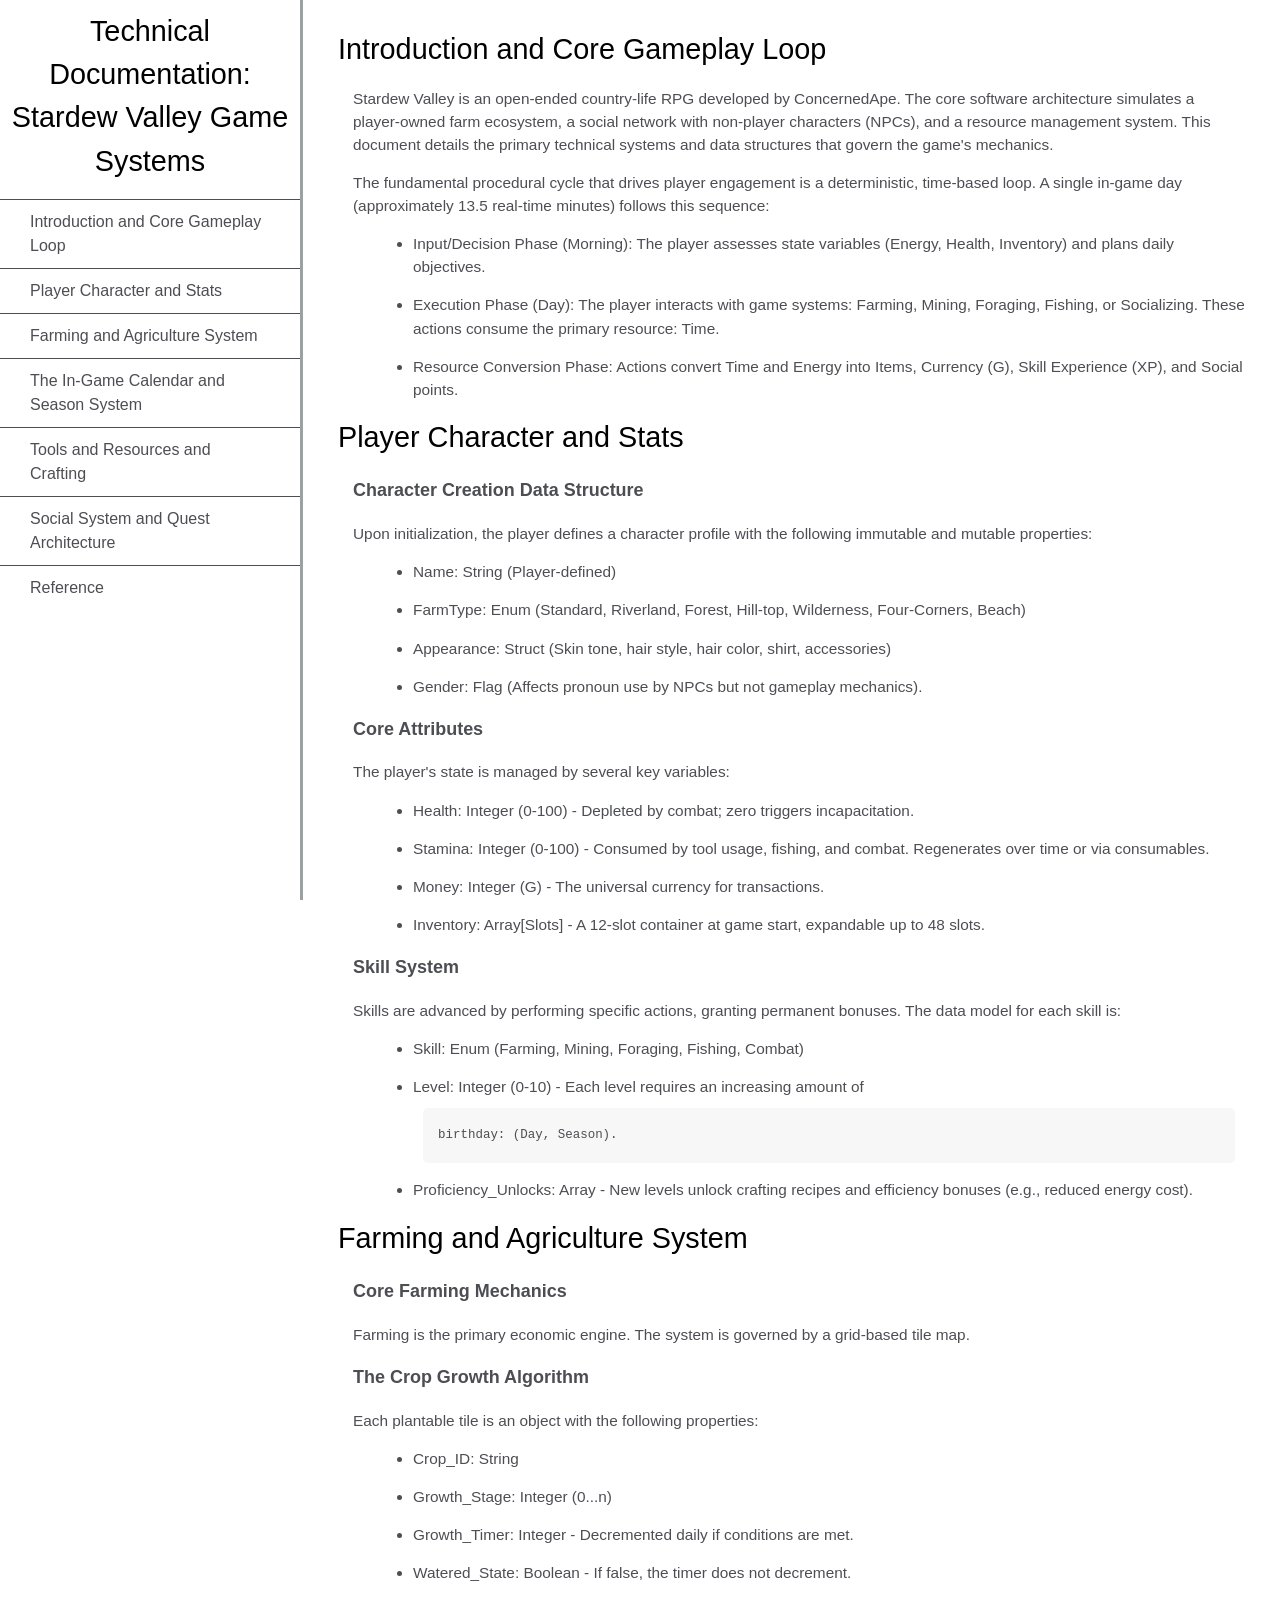
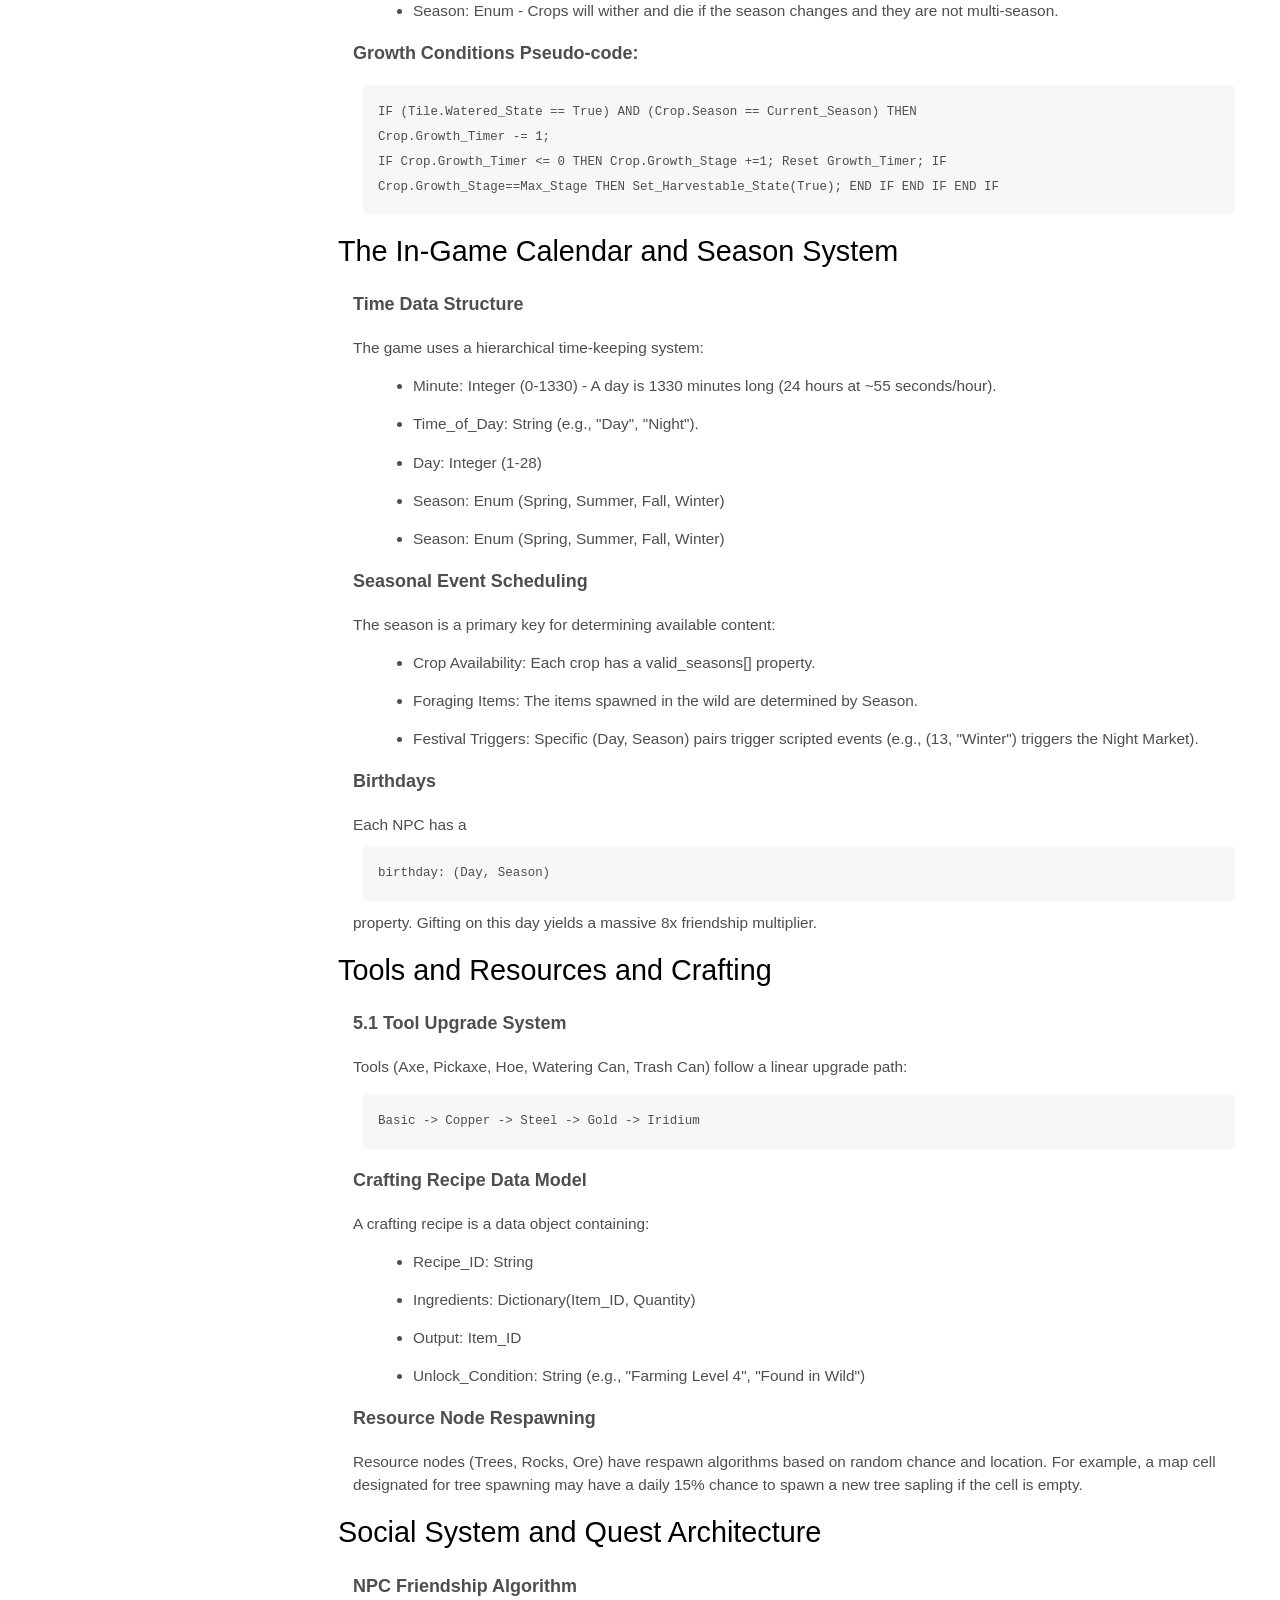
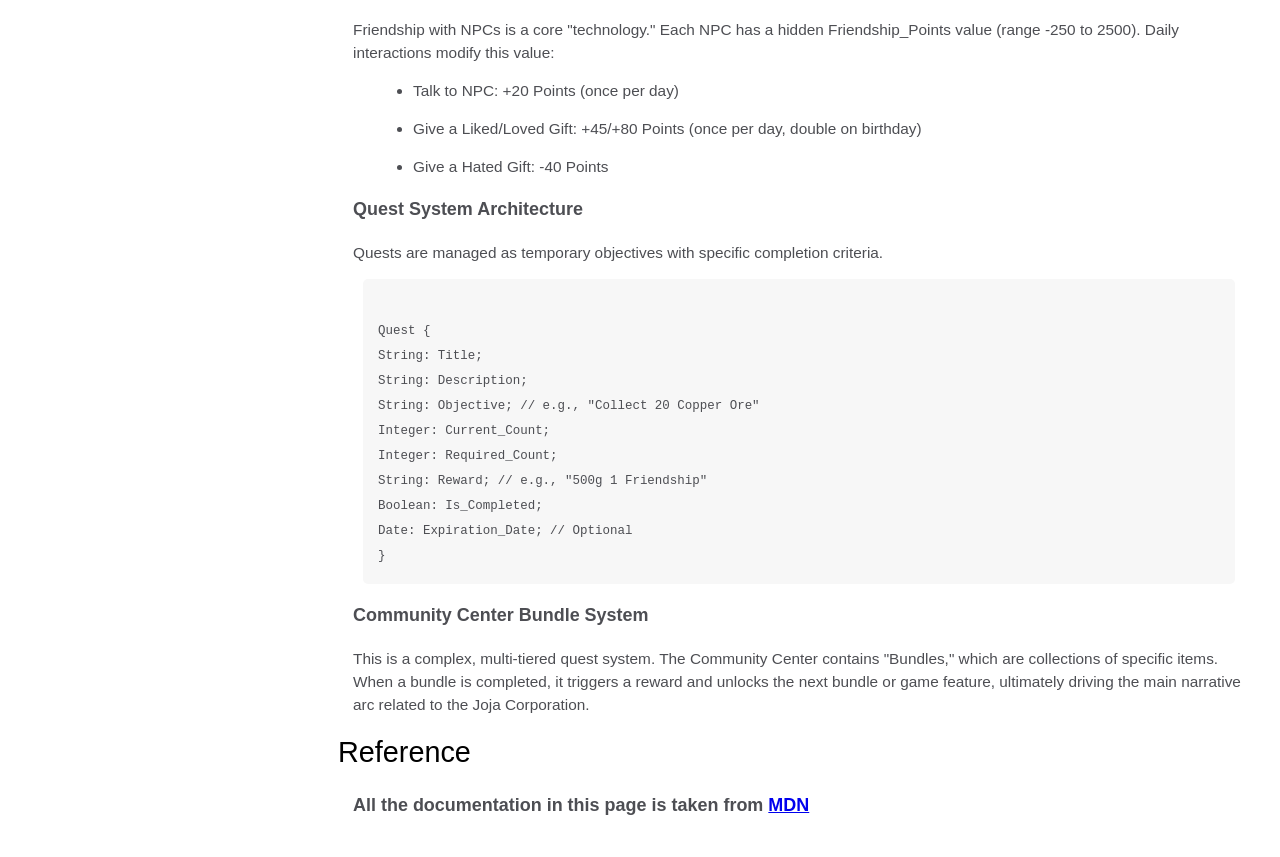
<file: ResponsiveWebDesign/CertificationProject/build-a-technical-documentation-page/index.html>
<!DOCTYPE html>
<html lang="en">

<head>
    <meta charset="UTF-8" />
    <meta name="viewport" content="width=device-width, initial-scale=1.0" />
    <meta name="description" content="freeCodeCamp Accessibility Quiz practice project" />
    <title>Technical Documentation: Stardew Valley Game Systems</title>
    <link rel="stylesheet" href="styles.css" />
    <nav id="navbar">
        <header>Technical Documentation: Stardew Valley Game Systems</header>
        <ul>
            <li><a class="nav-link" href="#Introduction_and_Core_Gameplay_Loop">Introduction and Core Gameplay
                    Loop</a></li>
            <li><a class="nav-link" href="#Player_Character_and_Stats">Player Character and Stats</a></li>
            <li><a class="nav-link" href="#Farming_and_Agriculture_System">Farming and Agriculture System</a></li>
            <li><a class="nav-link" href="#The_In-Game_Calendar_and_Season_System">The In-Game Calendar and Season
                    System</a></li>
            <li><a class="nav-link" href="#Tools_and_Resources_and_Crafting">Tools and Resources and Crafting</a></li>
            <li><a class="nav-link" href="#Social_System_and_Quest_Architecture">Social System and Quest
                    Architecture</a></li>
            <li><a class="nav-link" href="#Reference">Reference</a></li>
        </ul>
    </nav>
</head>

<body>
    <main id="main-doc">
        <section class="main-section" id="Introduction_and_Core_Gameplay_Loop">
            <header id="Introduction_and_Core_Gameplay_Loop">Introduction and Core Gameplay Loop</header>
            <article>
                <p>Stardew Valley is an open-ended country-life RPG developed by ConcernedApe. The core software
                    architecture simulates a player-owned farm ecosystem, a social network with non-player characters
                    (NPCs), and a resource management system. This document details the primary technical systems and
                    data structures that govern the game's mechanics.</p>
                <p>The fundamental procedural cycle that drives player engagement is a deterministic, time-based loop. A
                    single in-game day (approximately 13.5 real-time minutes) follows this sequence:</p>
                <ul>
                    <li>Input/Decision Phase (Morning): The player assesses state variables (Energy, Health, Inventory)
                        and plans daily objectives.</li>
                    <li>Execution Phase (Day): The player interacts with game systems: Farming, Mining, Foraging,
                        Fishing, or Socializing. These actions consume the primary resource: Time.</li>
                    <li>Resource Conversion Phase: Actions convert Time and Energy into Items, Currency (G), Skill
                        Experience (XP), and Social points.</li>
                </ul>
            </article>
        </section>
        <section class="main-section" id="Player_Character_and_Stats">
            <header id="Player_Character_and_Stats">Player Character and Stats</header>
            <article>
                <h3>Character Creation Data Structure</h3>
                <p>Upon initialization, the player defines a character profile with the following immutable and mutable
                    properties:
                </p>
                <ul>
                    <li>Name: String (Player-defined)</li>
                    <li>FarmType: Enum (Standard, Riverland, Forest, Hill-top, Wilderness, Four-Corners, Beach)</li>
                    <li>Appearance: Struct (Skin tone, hair style, hair color, shirt, accessories)</li>
                    <li>Gender: Flag (Affects pronoun use by NPCs but not gameplay mechanics).</li>
                </ul>
                <h3>Core Attributes</h3>
                <p>The player's state is managed by several key variables:</p>
                <ul>
                    <li>Health: Integer (0-100) - Depleted by combat; zero triggers incapacitation.</li>
                    <li>Stamina: Integer (0-100) - Consumed by tool usage, fishing, and combat. Regenerates over time or
                        via consumables.</li>
                    <li>Money: Integer (G) - The universal currency for transactions.</li>
                    <li>Inventory: Array[Slots] - A 12-slot container at game start, expandable up to 48 slots.</li>
                </ul>
                <h3>Skill System</h3>
                <p>Skills are advanced by performing specific actions, granting permanent bonuses. The data model for
                    each skill is:</p>
                <ul>
                    <li>Skill: Enum (Farming, Mining, Foraging, Fishing, Combat)</li>
                    <li>Level: Integer (0-10) - Each level requires an increasing amount of
                        <code>birthday: (Day, Season).</code>
                    </li>
                    <li>Proficiency_Unlocks: Array - New levels unlock crafting recipes and efficiency bonuses (e.g.,
                        reduced energy cost).</li>
                </ul>
            </article>
        </section>
        <section class="main-section" id="Farming_and_Agriculture_System">
            <header id="Farming_and_Agriculture_System">Farming and Agriculture System</header>
            <article>
                <h3>Core Farming Mechanics</h3>
                <p>Farming is the primary economic engine. The system is governed by a grid-based tile map.
                </p>
                <h3>The Crop Growth Algorithm</h3>
                <p>Each plantable tile is an object with the following properties:</p>
                <ul>
                    <li>Crop_ID: String</li>
                    <li>Growth_Stage: Integer (0...n)</li>
                    <li>Growth_Timer: Integer - Decremented daily if conditions are met.</li>
                    <li>Watered_State: Boolean - If false, the timer does not decrement.</li>
                    <li>Season: Enum - Crops will wither and die if the season changes and they are not multi-season.
                    </li>
                </ul>
                <h3>Growth Conditions Pseudo-code:</h3>
                <code>IF (Tile.Watered_State == True) AND (Crop.Season == Current_Season) THEN
                    Crop.Growth_Timer -= 1;
                    IF Crop.Growth_Timer <= 0 THEN Crop.Growth_Stage +=1; Reset Growth_Timer; IF
                        Crop.Growth_Stage==Max_Stage THEN Set_Harvestable_State(True); END IF END IF END IF </code>
            </article>
        </section>
        <section class="main-section" id="The_In-Game_Calendar_and_Season_System">
            <header id="The_In-Game_Calendar_and_Season_System">The In-Game Calendar and Season System</header>
            <article>
                <h3>Time Data Structure</h3>
                <p>The game uses a hierarchical time-keeping system:
                </p>
                <ul>
                    <li>Minute: Integer (0-1330) - A day is 1330 minutes long (24 hours at ~55 seconds/hour).</li>
                    <li>Time_of_Day: String (e.g., "Day", "Night").</li>
                    <li>Day: Integer (1-28)</li>
                    <li>Season: Enum (Spring, Summer, Fall, Winter)</li>
                    <li>Season: Enum (Spring, Summer, Fall, Winter)
                    </li>
                </ul>
                <h3>Seasonal Event Scheduling</h3>
                <p>The season is a primary key for determining available content:</p>
                <ul>
                    <li>Crop Availability: Each crop has a valid_seasons[] property.</li>
                    <li>Foraging Items: The items spawned in the wild are determined by Season.</li>
                    <li>Festival Triggers: Specific (Day, Season) pairs trigger scripted events (e.g., (13, "Winter")
                        triggers the Night Market).</li>
                </ul>
                <h3>Birthdays</h3>
                <p>Each NPC has a <code>birthday: (Day, Season)</code> property. Gifting on this day yields a massive 8x
                    friendship
                    multiplier.</p>
            </article>
        </section>
        <section class="main-section" id="Tools_and_Resources_and_Crafting">
            <header id="Tools_and_Resources_and_Crafting">Tools and Resources and Crafting</header>
            <article>
                <h3>5.1 Tool Upgrade System</h3>
                <p>Tools (Axe, Pickaxe, Hoe, Watering Can, Trash Can) follow a linear upgrade path:
                </p>
                <code>Basic -> Copper -> Steel -> Gold -> Iridium</code>
                <h3>Crafting Recipe Data Model</h3>
                <p>A crafting recipe is a data object containing:</p>
                <ul>
                    <li>Recipe_ID: String</li>
                    <li>Ingredients: Dictionary(Item_ID, Quantity)</li>
                    <li>Output: Item_ID</li>
                    <li>Unlock_Condition: String (e.g., "Farming Level 4", "Found in Wild")</li>
                </ul>
                <h3>Resource Node Respawning</h3>
                <p>Resource nodes (Trees, Rocks, Ore) have respawn algorithms based on random chance and location. For
                    example, a map cell designated for tree spawning may have a daily 15% chance to spawn a new tree
                    sapling if the cell is empty.</p>
            </article>
        </section>
        <section class="main-section" id="Social_System_and_Quest_Architecture">
            <header id="Social_System_and_Quest_Architecture">Social System and Quest Architecture</header>
            <article>
                <h3>NPC Friendship Algorithm</h3>
                <p>Friendship with NPCs is a core "technology." Each NPC has a hidden Friendship_Points value (range
                    -250 to 2500). Daily interactions modify this value:
                </p>
                <ul>
                    <li>Talk to NPC: +20 Points (once per day)</li>
                    <li>Give a Liked/Loved Gift: +45/+80 Points (once per day, double on birthday)</li>
                    <li>Give a Hated Gift: -40 Points</li>
                </ul>
                <h3> Quest System Architecture</h3>
                <p>Quests are managed as temporary objectives with specific completion criteria.</p>
                <code>
                    Quest {
                        String: Title;
                        String: Description;
                        String: Objective; // e.g., "Collect 20 Copper Ore"
                        Integer: Current_Count;
                        Integer: Required_Count;
                        String: Reward; // e.g., "500g 1 Friendship"
                        Boolean: Is_Completed;
                        Date: Expiration_Date; // Optional
                    }
                </code>
                <h3>Community Center Bundle System</h3>
                <p>This is a complex, multi-tiered quest system. The Community Center contains "Bundles," which are
                    collections of specific items. When a bundle is completed, it triggers a reward and unlocks the next
                    bundle or game feature, ultimately driving the main narrative arc related to the Joja Corporation.
                </p>
            </article>
        </section>
        <section class="main-section" id="Reference">
            <header>Reference</header>
            <article>
                <h3>All the documentation in this page is taken from <a
                        href="https://developer.mozilla.org/en-US/docs/Web/JavaScript/Guide">MDN</a></h3>
            </article>
        </section>
    </main>
</body>

</html>
</file>
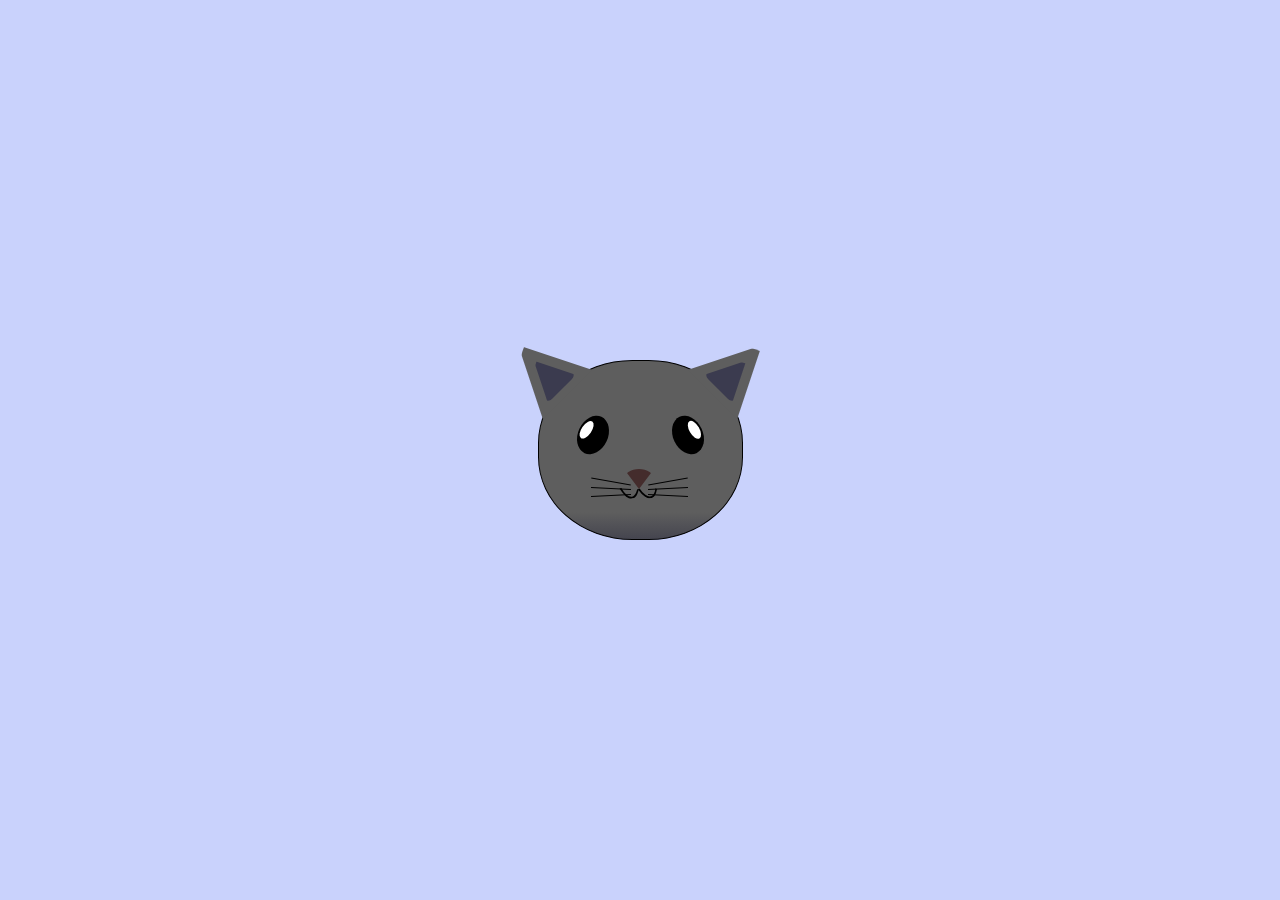
<file: ResponsiveWebDesign/ExerciseProject/project_10/index.html>
<!DOCTYPE html>
<html lang="en">

<head>
    <meta charset="UTF-8">
    <title>fCC Cat Painting</title>
    <link rel="stylesheet" href="./styles.css">
</head>

<body>
    <main>
        <div class="cat-head">
            <div class="cat-ears">
                <div class="cat-left-ear">
                    <div class="cat-left-inner-ear"></div>
                </div>
                <div class="cat-right-ear">
                    <div class="cat-right-inner-ear"></div>
                </div>
            </div>

            <div class="cat-eyes">
                <div class="cat-left-eye">
                    <div class="cat-left-inner-eye"></div>
                </div>
                <div class="cat-right-eye">
                    <div class="cat-right-inner-eye"></div>
                </div>
            </div>

            <div class="cat-nose"></div>

            <div class="cat-mouth">
                <div class="cat-mouth-line-left"></div>
                <div class="cat-mouth-line-right"></div>
            </div>

            <div class="cat-whiskers">
                <div class="cat-whiskers-left">
                    <div class="cat-whisker-left-top"></div>
                    <div class="cat-whisker-left-middle"></div>
                    <div class="cat-whisker-left-bottom"></div>
                </div>
                <div class="cat-whiskers-right">
                    <div class="cat-whisker-right-top"></div>
                    <div class="cat-whisker-right-middle"></div>
                    <div class="cat-whisker-right-bottom"></div>
                </div>
            </div>

        </div>
    </main>
</body>

</html>
</file>
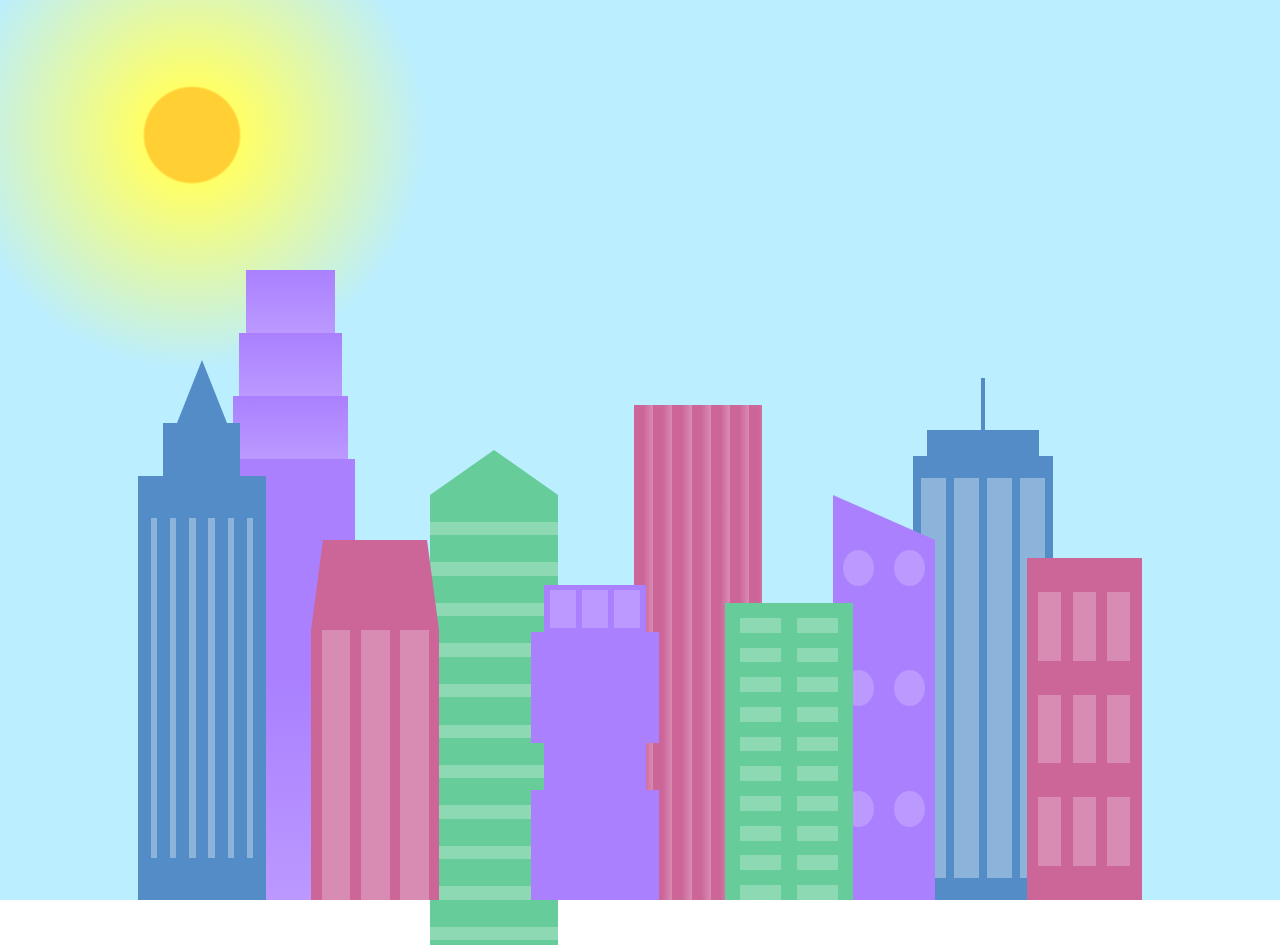
<file: ResponsiveWebDesign/ExerciseProject/project_12/index.html>
<!DOCTYPE html>
<html lang="en">

<head>
    <meta charset="UTF-8">
    <title>City Skyline</title>
    <link href="styles.css" rel="stylesheet" />
</head>

<body>
    <div class="background-buildings sky">
        <div></div>
        <div></div>
        <div class="bb1 building-wrap">
            <div class="bb1a bb1-window"></div>
            <div class="bb1b bb1-window"></div>
            <div class="bb1c bb1-window"></div>
            <div class="bb1d"></div>
        </div>
        <div class="bb2">
            <div class="bb2a"></div>
            <div class="bb2b"></div>
        </div>
        <div class="bb3"></div>
        <div></div>
        <div class="bb4 building-wrap">
            <div class="bb4a"></div>
            <div class="bb4b"></div>
            <div class="bb4c window-wrap">
                <div class="bb4-window"></div>
                <div class="bb4-window"></div>
                <div class="bb4-window"></div>
                <div class="bb4-window"></div>
            </div>
        </div>
        <div></div>
        <div></div>
    </div>

    <div class="foreground-buildings">
        <div></div>
        <div></div>
        <div class="fb1 building-wrap">
            <div class="fb1a"></div>
            <div class="fb1b"></div>
            <div class="fb1c"></div>
        </div>
        <div class="fb2">
            <div class="fb2a"></div>
            <div class="fb2b window-wrap">
                <div class="fb2-window"></div>
                <div class="fb2-window"></div>
                <div class="fb2-window"></div>
            </div>
        </div>
        <div></div>
        <div class="fb3 building-wrap">
            <div class="fb3a window-wrap">
                <div class="fb3-window"></div>
                <div class="fb3-window"></div>
                <div class="fb3-window"></div>
            </div>
            <div class="fb3b"></div>
            <div class="fb3a"></div>
            <div class="fb3b"></div>
        </div>
        <div class="fb4">
            <div class="fb4a"></div>
            <div class="fb4b">
                <div class="fb4-window"></div>
                <div class="fb4-window"></div>
                <div class="fb4-window"></div>
                <div class="fb4-window"></div>
                <div class="fb4-window"></div>
                <div class="fb4-window"></div>
            </div>
        </div>
        <div class="fb5"></div>
        <div class="fb6"></div>
        <div></div>
        <div></div>
    </div>
</body>

</html>
</file>
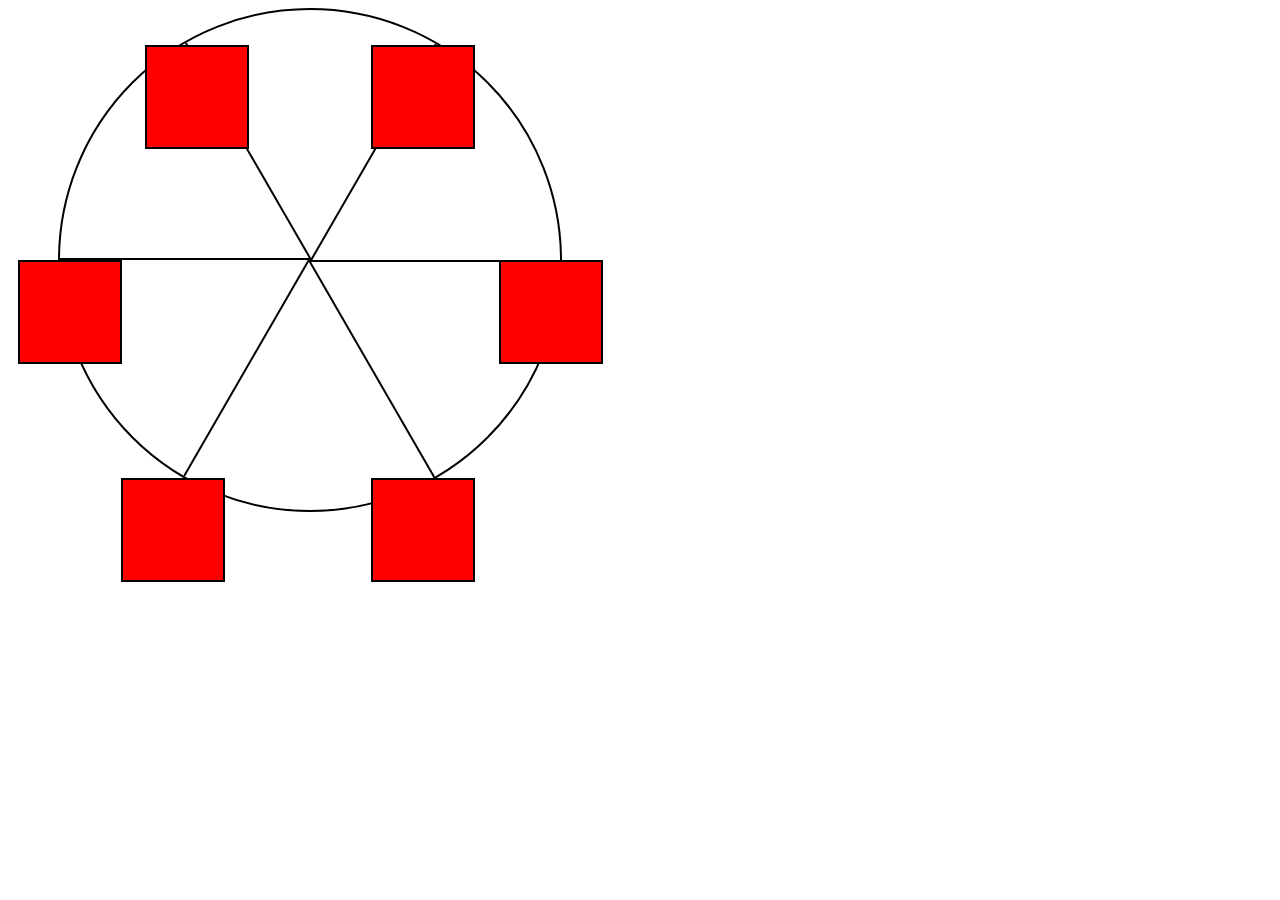
<file: ResponsiveWebDesign/ExerciseProject/project_14/index.html>
<!DOCTYPE html>
<html lang="en">

<head>
    <meta charset="UTF-8">
    <title>Ferris Wheel</title>
    <link rel="stylesheet" href="./styles.css">
</head>

<body>
    <div class="wheel">
        <span class="line"></span>
        <span class="line"></span>
        <span class="line"></span>
        <span class="line"></span>
        <span class="line"></span>
        <span class="line"></span>

        <div class="cabin"></div>
        <div class="cabin"></div>
        <div class="cabin"></div>
        <div class="cabin"></div>
        <div class="cabin"></div>
        <div class="cabin"></div>
    </div>
</body>

</html>
</file>
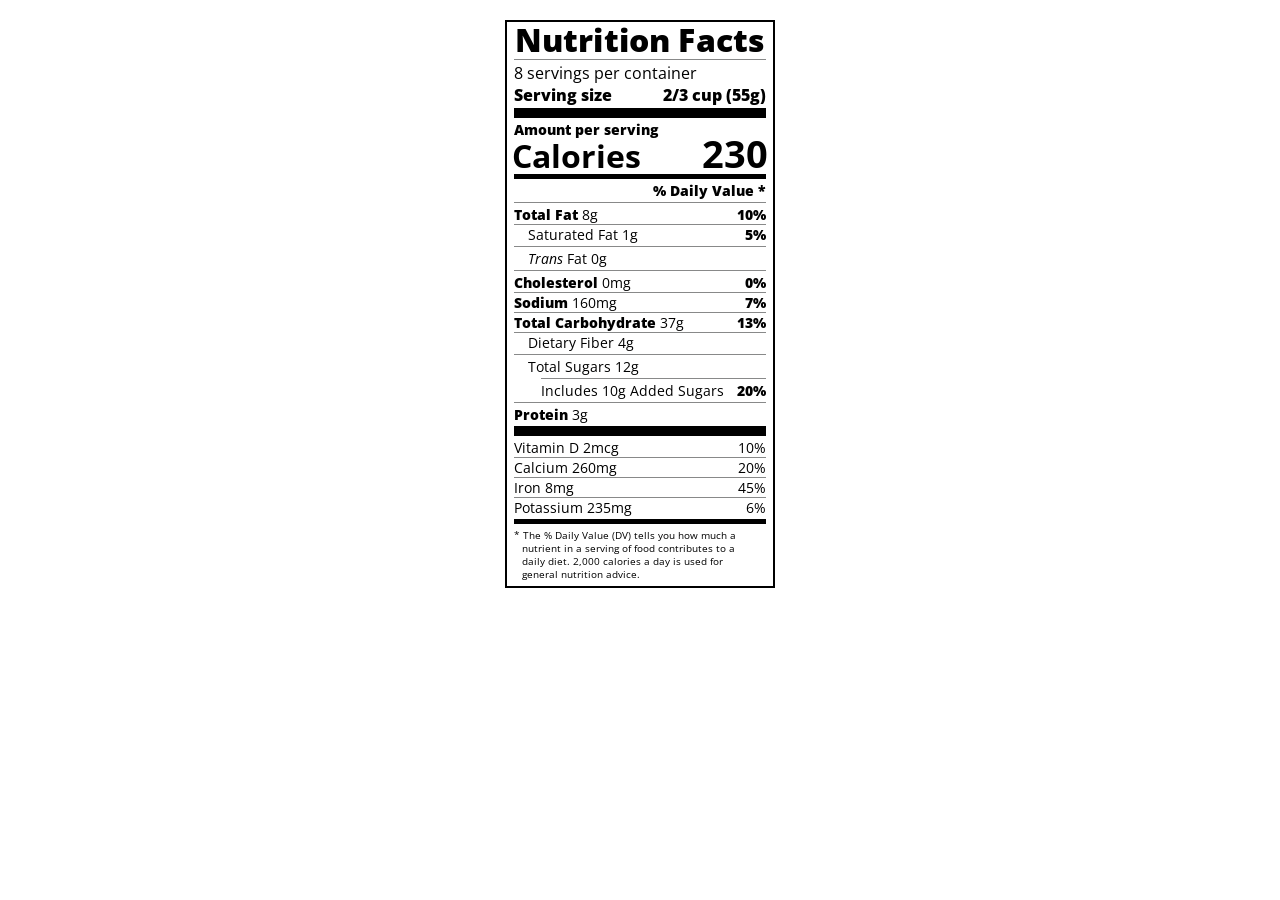
<file: ResponsiveWebDesign/ExerciseProject/project_7/index.html>
<!DOCTYPE html>
<html lang="en">

<head>
    <meta charset="UTF-8">
    <title>Nutrition Label</title>
    <link href="https://fonts.googleapis.com/css?family=Open+Sans:400,700,800" rel="stylesheet">
    <link href="./styles.css" rel="stylesheet">
</head>

<body>
    <div class="label">
        <header>
            <h1 class="bold">Nutrition Facts</h1>
            <div class="divider"></div>
            <p>8 servings per container</p>
            <p class="bold">Serving size <span>2/3 cup (55g)</span></p>
        </header>
        <div class="divider large"></div>
        <div class="calories-info">
            <div class="left-container">
                <h2 class="bold small-text">Amount per serving</h2>
                <p>Calories</p>
            </div>
            <span>230</span>
        </div>
        <div class="divider medium"></div>
        <div class="daily-value small-text">
            <p class="bold right no-divider">% Daily Value *</p>
            <div class="divider"></div>
            <p><span><span class="bold">Total Fat</span> 8g</span> <span class="bold">10%</span></p>
            <p class="indent no-divider">Saturated Fat 1g <span class="bold">5%</span></p>
            <div class="divider"></div>
            <p class="indent no-divider"><span><i>Trans</i> Fat 0g</span></p>
            <div class="divider"></div>
            <p><span><span class="bold">Cholesterol</span> 0mg</span> <span class="bold">0%</span></p>
            <p><span><span class="bold">Sodium</span> 160mg</span> <span class="bold">7%</span></p>
            <p><span><span class="bold">Total Carbohydrate</span> 37g</span> <span class="bold">13%</span></p>
            <p class="indent no-divider">Dietary Fiber 4g</p>
            <div class="divider"></div>
            <p class="indent no-divider">Total Sugars 12g</p>
            <div class="divider double-indent"></div>
            <p class="double-indent no-divider">Includes 10g Added Sugars <span class="bold">20%</span></p>
            <div class="divider"></div>
            <p class="no-divider"><span><span class="bold">Protein</span> 3g</span></p>
            <div class="divider large"></div>
            <p>Vitamin D 2mcg <span>10%</span></p>
            <p>Calcium 260mg <span>20%</span></p>
            <p>Iron 8mg <span>45%</span></p>
            <p class="no-divider">Potassium 235mg <span>6%</span></p>
        </div>
        <div class="divider medium"></div>
        <p class="note">* The % Daily Value (DV) tells you how much a nutrient in a serving of food contributes to a
            daily
            diet. 2,000 calories a day is used for general nutrition advice.</p>
    </div>
</body>

</html>
</file>
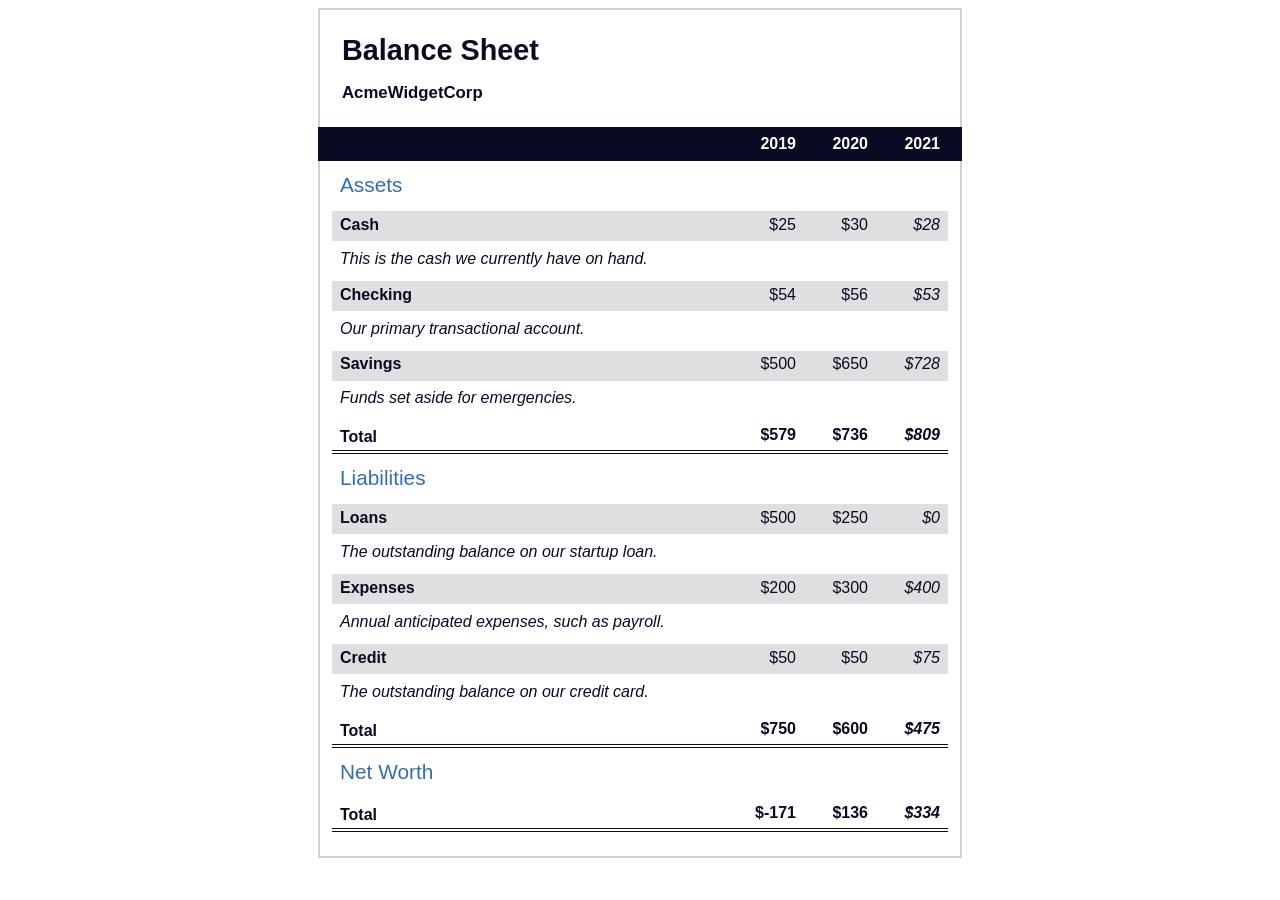
<file: ResponsiveWebDesign/ExerciseProject/project_9/index.html>
<!DOCTYPE html>
<html lang="en">

<head>
    <meta charset="UTF-8">
    <meta name="viewport" content="width=device-width, initial-scale=1.0">
    <title>Balance Sheet</title>
    <link rel="stylesheet" href="./styles.css">
</head>

<body>
    <main>
        <section>
            <h1>
                <span class="flex">
                    <span>AcmeWidgetCorp</span>
                    <span>Balance Sheet</span>
                </span>
            </h1>
            <div id="years" aria-hidden="true">
                <span class="year">2019</span>
                <span class="year">2020</span>
                <span class="year">2021</span>
            </div>
            <div class="table-wrap">
                <table>
                    <caption>Assets</caption>
                    <thead>
                        <tr>
                            <td></td>
                            <th><span class="sr-only year">2019</span></th>
                            <th><span class="sr-only year">2020</span></th>
                            <th class="current"><span class="sr-only year">2021</span></th>
                        </tr>
                    </thead>
                    <tbody>
                        <tr class="data">
                            <th>Cash <span class="description">This is the cash we currently have on hand.</span></th>
                            <td>$25</td>
                            <td>$30</td>
                            <td class="current">$28</td>
                        </tr>
                        <tr class="data">
                            <th>Checking <span class="description">Our primary transactional account.</span></th>
                            <td>$54</td>
                            <td>$56</td>
                            <td class="current">$53</td>
                        </tr>
                        <tr class="data">
                            <th>Savings <span class="description">Funds set aside for emergencies.</span></th>
                            <td>$500</td>
                            <td>$650</td>
                            <td class="current">$728</td>
                        </tr>
                        <tr class="total">
                            <th>Total <span class="sr-only">Assets</span></th>
                            <td>$579</td>
                            <td>$736</td>
                            <td class="current">$809</td>
                        </tr>
                    </tbody>
                </table>
                <table>
                    <caption>Liabilities</caption>
                    <thead>
                        <tr>
                            <td></td>
                            <th><span class="sr-only">2019</span></th>
                            <th><span class="sr-only">2020</span></th>
                            <th><span class="sr-only">2021</span></th>
                        </tr>
                    </thead>
                    <tbody>
                        <tr class="data">
                            <th>Loans <span class="description">The outstanding balance on our startup loan.</span></th>
                            <td>$500</td>
                            <td>$250</td>
                            <td class="current">$0</td>
                        </tr>
                        <tr class="data">
                            <th>Expenses <span class="description">Annual anticipated expenses, such as payroll.</span>
                            </th>
                            <td>$200</td>
                            <td>$300</td>
                            <td class="current">$400</td>
                        </tr>
                        <tr class="data">
                            <th>Credit <span class="description">The outstanding balance on our credit card.</span></th>
                            <td>$50</td>
                            <td>$50</td>
                            <td class="current">$75</td>
                        </tr>
                        <tr class="total">
                            <th>Total <span class="sr-only">Liabilities</span></th>
                            <td>$750</td>
                            <td>$600</td>
                            <td class="current">$475</td>
                        </tr>
                    </tbody>
                </table>
                <table>
                    <caption>Net Worth</caption>
                    <thead>
                        <tr>
                            <td></td>
                            <th><span class="sr-only">2019</span></th>
                            <th><span class="sr-only">2020</span></th>
                            <th><span class="sr-only">2021</span></th>
                        </tr>
                    </thead>
                    <tbody>
                        <tr class="total">
                            <th>Total <span class="sr-only">Net Worth</span></th>
                            <td>$-171</td>
                            <td>$136</td>
                            <td class="current">$334</td>
                        </tr>
                    </tbody>
                </table>
            </div>
        </section>
    </main>
</body>

</html>
</file>
<file: ResponsiveWebDesign/CertificationProject/build-a-technical-documentation-page/styles.css>
html,
body {
  min-width: 290px;
  color: #4d4e53;
  background-color: #ffffff;
  font-family: 'Open Sans', Arial, sans-serif;
  line-height: 1.5;
}

#navbar {
  position: fixed;
  min-width: 290px;
  top: 0px;
  left: 0px;
  width: 300px;
  height: 100%;
  border-right: solid;
  border-color: rgba(0, 22, 22, 0.4);
}

header {
  color: black;
  margin: 10px;
  text-align: center;
  font-size: 1.8em;
  font-weight: thin;
}

#main-doc header {
  text-align: left;
  margin: 0px;
}

#navbar ul {
  height: 88%;
  padding: 0;
  overflow-y: auto;
  overflow-x: hidden;
}

#navbar li {
  color: #4d4e53;
  border-top: 1px solid;
  list-style: none;
  position: relative;
  width: 100%;
}

#navbar a {
  display: block;
  padding: 10px 30px;
  color: #4d4e53;
  text-decoration: none;
  cursor: pointer;
}

#main-doc {
  position: absolute;
  margin-left: 310px;
  padding: 20px;
  margin-bottom: 110px;
}

section article {
  color: #4d4e53;
  margin: 15px;
  font-size: 0.96em;
}

section li {
  margin: 15px 0px 0px 20px;
}

code {
  display: block;
  text-align: left;
  white-space: pre-line;
  position: relative;
  word-break: normal;
  word-wrap: normal;
  line-height: 2;
  background-color: #f7f7f7;
  padding: 15px;
  margin: 10px;
  border-radius: 5px;
}

@media only screen and (max-width: 815px) {
  /* For mobile phones: */
  #navbar ul {
    border: 1px solid;
    height: 207px;
  }

  #navbar {
    background-color: white;
    position: absolute;
    top: 0;
    padding: 0;
    margin: 0;
    width: 100%;
    max-height: 275px;
    border: none;
    z-index: 1;
    border-bottom: 2px solid;
  }

  #main-doc {
    position: relative;
    margin-left: 0px;
    margin-top: 270px;
  }
}

@media only screen and (max-width: 400px) {
  #main-doc {
    margin-left: -10px;
  }

  code {
    margin-left: -20px;
    width: 100%;
    padding: 15px;
    padding-left: 10px;
    padding-right: 45px;
    min-width: 233px;
  }
}
</file>
<file: ResponsiveWebDesign/ExerciseProject/project_10/styles.css>
* {
  box-sizing: border-box;
}

body {
  background-color: #c9d2fc;
}

.cat-head {
  position: absolute;
  right: 0;
  left: 0;
  top: 0;
  bottom: 0;
  margin: auto;
  background: linear-gradient(#5e5e5e 85%, #45454f 100%);
  width: 205px;
  height: 180px;
  border: 1px solid #000;
  border-radius: 46%;
}

.cat-left-ear {
  position: absolute;
  top: -26px;
  left: -31px;
  z-index: 1;
  border-top-left-radius: 90px;
  border-top-right-radius: 10px;
  transform: rotate(-45deg);
  border-left: 35px solid transparent;
  border-right: 35px solid transparent;
  border-bottom: 70px solid #5e5e5e;
}

.cat-right-ear {
  position: absolute;
  top: -26px;
  left: 163px;
  z-index: 1;
  transform: rotate(45deg);
  border-top-left-radius: 90px;
  border-top-right-radius: 10px;
  border-left: 35px solid transparent;
  border-right: 35px solid transparent;
  border-bottom: 70px solid #5e5e5e;
}

.cat-left-inner-ear {
  position: absolute;
  top: 22px;
  left: -20px;
  border-top-left-radius: 90px;
  border-top-right-radius: 10px;
  border-bottom-right-radius: 40%;
  border-bottom-left-radius: 40%;
  border-left: 20px solid transparent;
  border-right: 20px solid transparent;
  border-bottom: 40px solid #3b3b4f;
}

.cat-right-inner-ear {
  position: absolute;
  top: 22px;
  left: -20px;
  border-top-left-radius: 90px;
  border-top-right-radius: 10px;
  border-bottom-right-radius: 40%;
  border-bottom-left-radius: 40%;
  border-left: 20px solid transparent;
  border-right: 20px solid transparent;
  border-bottom: 40px solid #3b3b4f;
}

.cat-left-eye {
  position: absolute;
  top: 54px;
  left: 39px;
  border-radius: 60%;
  transform: rotate(25deg);
  width: 30px;
  height: 40px;
  background-color: #000;
}

.cat-right-eye {
  position: absolute;
  top: 54px;
  left: 134px;
  border-radius: 60%;
  transform: rotate(-25deg);
  width: 30px;
  height: 40px;
  background-color: #000;
}

.cat-left-inner-eye {
  position: absolute;
  top: 8px;
  left: 2px;
  width: 10px;
  height: 20px;
  transform: rotate(10deg);
  background-color: #fff;
  border-radius: 60%;
}

.cat-right-inner-eye {
  position: absolute;
  top: 8px;
  left: 18px;
  transform: rotate(-5deg);
  width: 10px;
  height: 20px;
  background-color: #fff;
  border-radius: 60%;
}

.cat-nose {
  position: absolute;
  top: 108px;
  left: 85px;
  border-top-left-radius: 50%;
  border-bottom-right-radius: 50%;
  border-bottom-left-radius: 50%;
  transform: rotate(180deg);
  border-left: 15px solid transparent;
  border-right: 15px solid transparent;
  border-bottom: 20px solid #442c2c;
}

.cat-mouth div {
  width: 30px;
  height: 50px;
  border: 2px solid #000;
  border-radius: 190%/190px 150px 0 0;
  border-color: black transparent transparent transparent;
}

.cat-mouth-line-left {
  position: absolute;
  top: 88px;
  left: 74px;
  transform: rotate(170deg);
}

.cat-mouth-line-right {
  position: absolute;
  top: 88px;
  left: 91px;
  transform: rotate(165deg);
}

.cat-whiskers-left div {
  width: 40px;
  height: 1px;
  background-color: #000;
}

.cat-whiskers-right div {
  width: 40px;
  height: 1px;
  background-color: #000;
}

.cat-whisker-left-top {
  position: absolute;
  top: 120px;
  left: 52px;
  transform: rotate(10deg);
}

.cat-whisker-left-middle {
  position: absolute;
  top: 127px;
  left: 52px;
  transform: rotate(3deg);
}

.cat-whisker-left-bottom {
  position: absolute;
  top: 134px;
  left: 52px;
  transform: rotate(-3deg);
}

.cat-whisker-right-top {
  position: absolute;
  top: 120px;
  left: 109px;
  transform: rotate(-10deg);
}

.cat-whisker-right-middle {
  position: absolute;
  top: 127px;
  left: 109px;
  transform: rotate(-3deg);
}

.cat-whisker-right-bottom {
  position: absolute;
  top: 134px;
  left: 109px;
  transform: rotate(3deg);
}
</file>
<file: ResponsiveWebDesign/ExerciseProject/project_12/styles.css>
:root {
  --building-color1: #aa80ff;
  --building-color2: #66cc99;
  --building-color3: #cc6699;
  --building-color4: #538cc6;
  --window-color1: #bb99ff;
  --window-color2: #8cd9b3;
  --window-color3: #d98cb3;
  --window-color4: #8cb3d9;
}

* {
  box-sizing: border-box;
}

body {
  height: 100vh;
  margin: 0;
  overflow: hidden;
}

.background-buildings, .foreground-buildings {
  width: 100%;
  height: 100%;
  display: flex;
  align-items: flex-end;
  justify-content: space-evenly;
  position: absolute;
  top: 0;
}

.building-wrap {
  display: flex;
  flex-direction: column;
  align-items: center;
}

.window-wrap {
  display: flex;
  align-items: center;
  justify-content: space-evenly;
}

.sky {
  background: radial-gradient(
      closest-corner circle at 15% 15%,
      #ffcf33,
      #ffcf33 20%,
      #ffff66 21%,
      #bbeeff 100%
    );
}

/* BACKGROUND BUILDINGS - "bb" stands for "background building" */
.bb1 {
  width: 10%;
  height: 70%;
}

.bb1a {
  width: 70%;
}

.bb1b {
  width: 80%;
}

.bb1c {
  width: 90%;
}

.bb1d {
  width: 100%;
  height: 70%;
  background: linear-gradient(
      var(--building-color1) 50%,
      var(--window-color1)
    );
}

.bb1-window {
  height: 10%;
  background: linear-gradient(
      var(--building-color1),
      var(--window-color1)
    );
}

.bb2 {
  width: 10%;
  height: 50%;
}

.bb2a {
  border-bottom: 5vh solid var(--building-color2);
  border-left: 5vw solid transparent;
  border-right: 5vw solid transparent;
}

.bb2b {
  width: 100%;
  height: 100%;
  background: repeating-linear-gradient(
      var(--building-color2),
      var(--building-color2) 6%,
      var(--window-color2) 6%,
      var(--window-color2) 9%
    );
}

.bb3 {
  width: 10%;
  height: 55%;
  background: repeating-linear-gradient(
      90deg,
      var(--building-color3),
      var(--building-color3),
      var(--window-color3) 15%
    );
}

.bb4 {
  width: 11%;
  height: 58%;
}

.bb4a {
  width: 3%;
  height: 10%;
  background-color: var(--building-color4);
}

.bb4b {
  width: 80%;
  height: 5%;
  background-color: var(--building-color4);
}

.bb4c {
  width: 100%;
  height: 85%;
  background-color: var(--building-color4);
}

.bb4-window {
  width: 18%;
  height: 90%;
  background-color: var(--window-color4);
}

/* FOREGROUND BUILDINGS - "fb" stands for "foreground building" */
.fb1 {
  width: 10%;
  height: 60%;
}

.fb1a {
  border-bottom: 7vh solid var(--building-color4);
  border-left: 2vw solid transparent;
  border-right: 2vw solid transparent;
}

.fb1b {
  width: 60%;
  height: 10%;
  background-color: var(--building-color4);
}

.fb1c {
  width: 100%;
  height: 80%;
  background: repeating-linear-gradient(
      90deg,
      var(--building-color4),
      var(--building-color4) 10%,
      transparent 10%,
      transparent 15%
    ),
    repeating-linear-gradient(
      var(--building-color4),
      var(--building-color4) 10%,
      var(--window-color4) 10%,
      var(--window-color4) 90%
    );
}

.fb2 {
  width: 10%;
  height: 40%;
}

.fb2a {
  width: 100%;
  border-bottom: 10vh solid var(--building-color3);
  border-left: 1vw solid transparent;
  border-right: 1vw solid transparent;
}

.fb2b {
  width: 100%;
  height: 75%;
  background-color: var(--building-color3);
}

.fb2-window {
  width: 22%;
  height: 100%;
  background-color: var(--window-color3);
}

.fb3 {
  width: 10%;
  height: 35%;
}

.fb3a {
  width: 80%;
  height: 15%;
  background-color: var(--building-color1);
}

.fb3b {
  width: 100%;
  height: 35%;
  background-color: var(--building-color1);
}

.fb3-window {
  width: 25%;
  height: 80%;
  background-color: var(--window-color1);
}

.fb4 {
  width: 8%;
  height: 45%;
  position: relative;
  left: 10%;
}

.fb4a {
  border-top: 5vh solid transparent;
  border-left: 8vw solid var(--building-color1);
}

.fb4b {
  width: 100%;
  height: 89%;
  background-color: var(--building-color1);
  display: flex;
  flex-wrap: wrap;
}

.fb4-window {
  width: 30%;
  height: 10%;
  border-radius: 50%;
  background-color: var(--window-color1);
  margin: 10%;
}

.fb5 {
  width: 10%;
  height: 33%;
  position: relative;
  right: 10%;
  background: repeating-linear-gradient(
      var(--building-color2),
      var(--building-color2) 5%,
      transparent 5%,
      transparent 10%
    ),
    repeating-linear-gradient(
      90deg,
      var(--building-color2),
      var(--building-color2) 12%,
      var(--window-color2) 12%,
      var(--window-color2) 44%
    );
}

.fb6 {
  width: 9%;
  height: 38%;
  background: repeating-linear-gradient(
      90deg,
      var(--building-color3),
      var(--building-color3) 10%,
      transparent 10%,
      transparent 30%
    ),
    repeating-linear-gradient(
      var(--building-color3),
      var(--building-color3) 10%,
      var(--window-color3) 10%,
      var(--window-color3) 30%
    );
}

@media (max-width: 1000px) {
  :root {
    --building-color1: #000;
    --building-color2: #000;
    --building-color3: #000;
    --building-color4: #000;
    --window-color1: #777;
    --window-color2: #777;
    --window-color3: #777;
    --window-color4: #777;
  }
  .sky {
    background: radial-gradient(
        closest-corner circle at 15% 15%,
        #ccc,
        #ccc 20%,
        #445 21%,
        #223 100%
      );
  }
}
</file>
<file: ResponsiveWebDesign/ExerciseProject/project_14/styles.css>
.wheel {
  border: 2px solid black;
  border-radius: 50%;
  margin-left: 50px;
  position: absolute;
  height: 55vw;
  width: 55vw;
  max-width: 500px;
  max-height: 500px;
  animation-name: wheel;
  animation-duration: 10s;
  animation-iteration-count: infinite;
  animation-timing-function: linear;
}

.line {
  background-color: black;
  width: 50%;
  height: 2px;
  position: absolute;
  top: 50%;
  left: 50%;
  transform-origin: 0% 0%;
}

.line:nth-of-type(2) {
  transform: rotate(60deg);
}
.line:nth-of-type(3) {
  transform: rotate(120deg);
}
.line:nth-of-type(4) {
  transform: rotate(180deg);
}
.line:nth-of-type(5) {
  transform: rotate(240deg);
}
.line:nth-of-type(6) {
  transform: rotate(300deg);
}

.cabin {
  background-color: red;
  width: 20%;
  height: 20%;
  position: absolute;
  border: 2px solid;
  transform-origin: 50% 0%;
  animation: cabins 10s ease-in-out infinite;
}

.cabin:nth-of-type(1) {
  right: -8.5%;
  top: 50%;
}
.cabin:nth-of-type(2) {
  right: 17%;
  top: 93.5%;
}
.cabin:nth-of-type(3) {
  right: 67%;
  top: 93.5%;
}
.cabin:nth-of-type(4) {
  left: -8.5%;
  top: 50%;
}
.cabin:nth-of-type(5) {
  left: 17%;
  top: 7%;
}
.cabin:nth-of-type(6) {
  right: 17%;
  top: 7%;
}

@keyframes wheel {
   0% {
     transform: rotate(0deg);
   }
   100% {
     transform: rotate(360deg);
   }
}

@keyframes cabins {
  0% {
    transform: rotate(0deg);
  }
  25% {
    background-color: yellow;
  }
  50% {
    background-color: purple;
  }
  75% {
    background-color: yellow;
  }
  100% {
    transform: rotate(-360deg);
  }
}
</file>
<file: ResponsiveWebDesign/ExerciseProject/project_7/styles.css>
* {
  box-sizing: border-box;
}

html {
  font-size: 16px;
}

body {
  font-family: 'Open Sans', sans-serif;
}

.label {
  border: 2px solid black;
  width: 270px;
  margin: 20px auto;
  padding: 0 7px;
}

header h1 {
  text-align: center;
  margin: -4px 0;
  letter-spacing: 0.15px
}

p {
  margin: 0;
  display: flex;
  justify-content: space-between;
}

.divider {
  border-bottom: 1px solid #888989;
  margin: 2px 0;
}

.bold {
  font-weight: 800;
}

.large {
  height: 10px;
}

.large, .medium {
  background-color: black;
  border: 0;
}

.medium {
  height: 5px;
}

.small-text {
  font-size: 0.85rem;
}


.calories-info {
  display: flex;
  justify-content: space-between;
  align-items: flex-end;
}

.calories-info h2 {
  margin: 0;
}

.left-container p {
  margin: -5px -2px;
  font-size: 2em;
  font-weight: 700;
}

.calories-info span {
  margin: -7px -2px;
  font-size: 2.4em;
  font-weight: 700;
}

.right {
  justify-content: flex-end;
}

.indent {
  margin-left: 1em;
}

.double-indent {
  margin-left: 2em;
}

.daily-value p:not(.no-divider) {
  border-bottom: 1px solid #888989;
}

.note {
  font-size: 0.6rem;
  margin: 5px 0;
  padding: 0 8px;
  text-indent: -8px
}
</file>
<file: ResponsiveWebDesign/ExerciseProject/project_9/styles.css>
span[class~="sr-only"] {
  border: 0 !important;
  clip: rect(1px, 1px, 1px, 1px) !important;
  clip-path: inset(50%) !important;
  height: 1px !important;
  width: 1px !important;
  position: absolute !important;
  overflow: hidden !important;
  white-space: nowrap !important;
  padding: 0 !important;
  margin: -1px !important;
}

html {
  box-sizing: border-box;
}

body {
  font-family: sans-serif;
  color: #0a0a23;
}

h1 {
  max-width: 37.25rem;
  margin: 0 auto;
  padding: 1.5rem 1.25rem;
}

h1 .flex {
  display: flex;
  flex-direction: column-reverse;
  gap: 1rem;
}

h1 .flex span:first-of-type {
  font-size: 0.7em;
}

h1 .flex span:last-of-type {
  font-size: 1.2em;
}

section {
  max-width: 40rem;
  margin: 0 auto;
  border: 2px solid #d0d0d5;
}

#years {
  display: flex;
  justify-content: flex-end;
  position: sticky;
  z-index: 999;
  top: 0;
  background: #0a0a23;
  color: #fff;
  padding: 0.5rem calc(1.25rem + 2px) 0.5rem 0;
  margin: 0 -2px;
}

#years span[class] {
  font-weight: bold;
  width: 4.5rem;
  text-align: right;
}

.table-wrap {
  padding: 0 0.75rem 1.5rem 0.75rem;
}

table {
  border-collapse: collapse;
  border: 0;
  width: 100%;
  position: relative;
  margin-top: 3rem;
}

table caption {
  color: #356eaf;
  font-size: 1.3em;
  font-weight: normal;
  position: absolute;
  top: -2.25rem;
  left: 0.5rem;
}

tbody td {
  width: 100vw;
  min-width: 4rem;
  max-width: 4rem;
}

tbody th {
  width: calc(100% - 12rem);
}

tr[class="total"] {
  border-bottom: 4px double #0a0a23;
  font-weight: bold;
}

tr[class="total"] th {
  text-align: left;
  padding: 0.5rem 0 0.25rem 0.5rem;
}

tr.total td {
  text-align: right;
  padding: 0 0.25rem;
}

tr.total td:nth-of-type(3) {
  padding-right: 0.5rem;
}

tr.total:hover {
  background-color: #99c9ff;
}

td.current {
  font-style: italic;
}

tr.data {
  background-image: linear-gradient(to bottom, #dfdfe2 1.845rem, white 1.845rem);
}

tr.data th {
  text-align: left;
  padding-top: 0.3rem;
  padding-left: 0.5rem;
}

tr.data th .description {
  display: block;
  font-weight: normal;
  font-style: italic;
  padding: 1rem 0 0.75rem;
  margin-right: -13.5rem;
}

tr.data td {
  vertical-align: top;
  padding: 0.3rem 0.25rem 0;
  text-align: right;
}

tr.data td:last-of-type {
  vertical-align: top;
  padding-right: 0.5rem;
  text-align: right;
}
</file>
